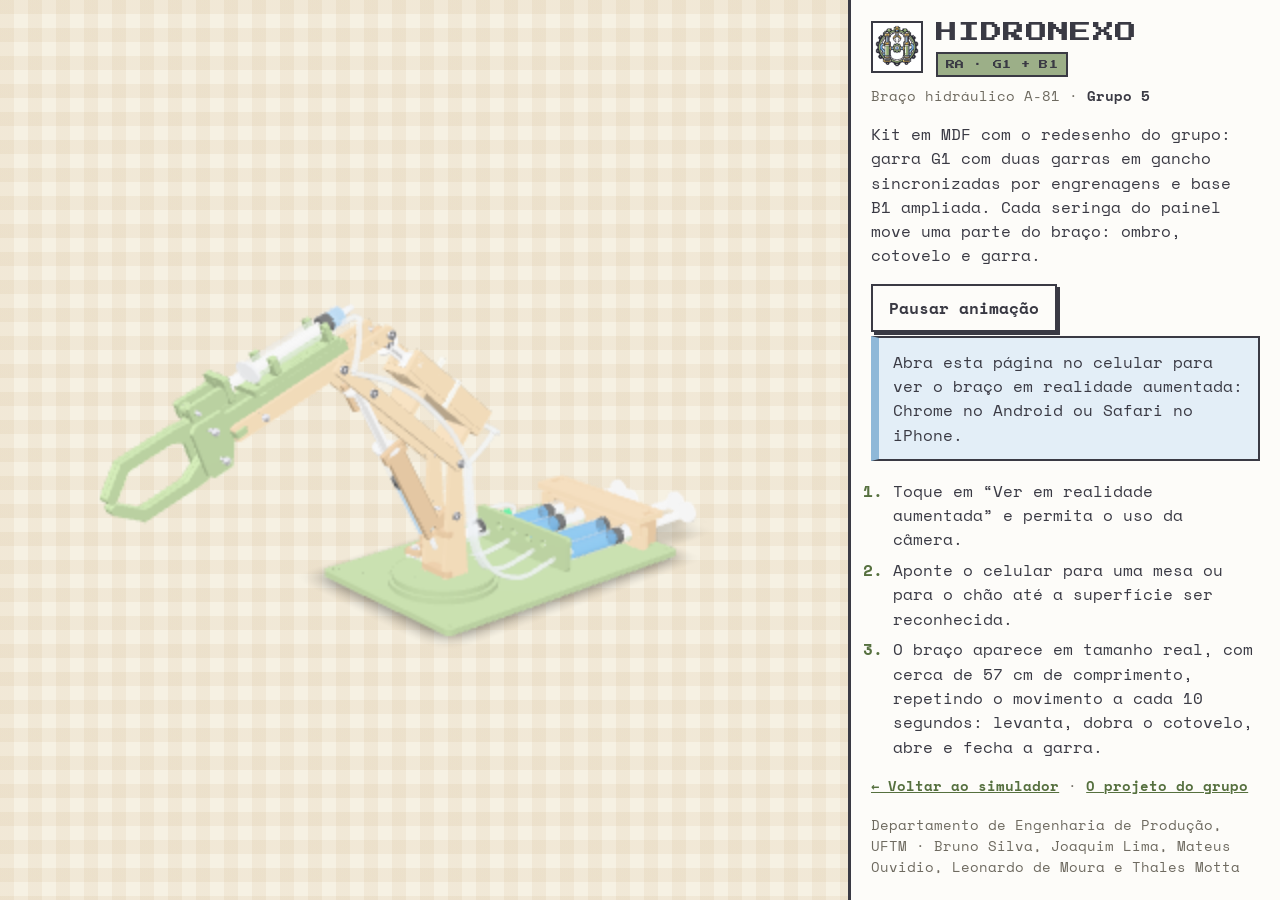
<file: ar.html>
<!doctype html>
<html lang="pt-BR">
<head>
  <meta charset="utf-8">
  <meta name="viewport" content="width=device-width, initial-scale=1, viewport-fit=cover">
  <title>Hidronexo · realidade aumentada</title>
  <meta name="description" content="Hidronexo: modelo 3D animado do braço hidráulico A-81 com a garra G1 e a base B1 do grupo, para ver em realidade aumentada, em tamanho real, no Android e no iPhone.">
  <meta name="theme-color" content="#f6f1e3">
  <link rel="icon" type="image/png" href="favicon.png">
  <link rel="apple-touch-icon" href="apple-touch-icon.png">
  <link rel="stylesheet" href="hidronexo.css">
  <script type="module" src="model-viewer.min.js"></script>
  <style>
    :root { color-scheme: light; }
    * { box-sizing: border-box; }
    html, body { margin: 0; height: 100%; }
    body {
      color: var(--hx-tinta);
      font-family: var(--hx-mono);
      font-size: 0.98rem;
      line-height: 1.55;
      display: flex;
      flex-direction: column;
      padding-top: env(safe-area-inset-top, 0px);
      padding-bottom: env(safe-area-inset-bottom, 0px);
    }
    model-viewer {
      flex: 1 1 auto;
      width: 100%;
      min-height: 55vh;
      background: transparent;
      --poster-color: transparent;
      --progress-bar-color: var(--hx-verde-esc);
    }
    .painel {
      background: var(--hx-cartao);
      border-top: 3px solid var(--hx-tinta);
      padding: 1.25rem 1.25rem 1.5rem;
    }
    .conteudo { max-width: 34rem; margin: 0 auto; }
    .marca { display: flex; align-items: center; gap: 0.8rem; margin: 0 0 0.6rem; }
    .marca img { width: 52px; height: 52px; border: 2px solid var(--hx-tinta); background: #fff; padding: 2px; flex: none; }
    h1 { font-family: var(--hx-pixel); font-weight: 400; font-size: 1.35rem; line-height: 1.3; margin: 0; letter-spacing: .02em; text-transform: uppercase; }
    .sub { margin: 0 0 0.9rem; font-size: 0.85rem; color: var(--hx-suave); }
    .sub b { color: var(--hx-tinta); }
    .resumo { margin: 0 0 1rem; }
    .acoes { display: flex; gap: 0.75rem; flex-wrap: wrap; align-items: center; }
    button {
      font: inherit; font-weight: 700; cursor: pointer; min-height: 48px; border-radius: 0;
      border: 2px solid var(--hx-tinta); color: var(--hx-tinta); box-shadow: 3px 3px 0 var(--hx-tinta);
    }
    button:active { transform: translate(2px, 2px); box-shadow: 1px 1px 0 var(--hx-tinta); }
    button:focus-visible { outline: 3px solid var(--hx-azul-esc); outline-offset: 3px; }
    #botao-ra { flex: 1 1 14rem; font-family: var(--hx-pixel); font-weight: 400; font-size: 0.72rem; line-height: 1.6; background: var(--hx-azul); padding: 0.8rem 1rem; }
    #botao-animacao { background: var(--hx-cartao); padding: 0.6rem 1rem; }
    #botao-animacao:hover { background: var(--hx-verde-cl); }
    ol { margin: 1.1rem 0 0; padding-left: 1.4rem; }
    li { margin-bottom: 0.4rem; }
    li::marker { color: var(--hx-verde-esc); font-weight: 700; }
    #aviso-desktop {
      display: none; margin: 0.25rem 0 0; padding: 0.75rem 0.9rem;
      border: 2px solid var(--hx-tinta); border-left-width: 8px; border-left-color: var(--hx-azul); background: var(--hx-azul-cl);
    }
    .credito { margin: 1.1rem 0 0; font-size: 0.85rem; color: var(--hx-suave); }
    .credito a { color: var(--hx-verde-esc); font-weight: 700; }
    @media (min-width: 900px) {
      body { flex-direction: row; }
      model-viewer { min-height: 100vh; }
      .painel { flex: 0 0 27rem; border-top: 0; border-left: 3px solid var(--hx-tinta); display: flex; align-items: center; }
    }
  </style>
</head>
<body class="hx-xadrez">
  <model-viewer id="braco"
    src="BracoRA.glb"
    ios-src="BracoRA.usdz"
    alt="Braço hidráulico de MDF acionado por seringas, com garra em gancho G1, em movimento"
    ar
    ar-modes="webxr scene-viewer quick-look"
    ar-scale="fixed"
    ar-placement="floor"
    camera-controls
    touch-action="pan-y"
    autoplay
    camera-orbit="-40deg 72deg auto"
    shadow-intensity="1"
    environment-image="neutral"
    exposure="1">
  </model-viewer>

  <section class="painel">
    <div class="conteudo">
      <div class="marca"><img src="logo.png" alt="Logo Hidronexo" width="52" height="52"><div><h1>Hidronexo</h1><span class="hx-lvl" style="margin-top:6px">RA · G1 + B1</span></div></div>
      <p class="sub">Braço hidráulico A-81 · <b id="nome-grupo"></b></p>
      <p class="resumo">Kit em MDF com o redesenho do grupo: garra G1 com duas garras em gancho sincronizadas por engrenagens e base B1 ampliada. Cada seringa do painel move uma parte do braço: ombro, cotovelo e garra.</p>

      <div class="acoes">
        <button id="botao-ra" type="button" hidden>Ver em realidade aumentada</button>
        <button id="botao-animacao" type="button" aria-pressed="false">Pausar animação</button>
      </div>
      <p id="aviso-desktop">Abra esta página no celular para ver o braço em realidade aumentada: Chrome no Android ou Safari no iPhone.</p>

      <ol>
        <li>Toque em “Ver em realidade aumentada” e permita o uso da câmera.</li>
        <li>Aponte o celular para uma mesa ou para o chão até a superfície ser reconhecida.</li>
        <li>O braço aparece em tamanho real, com cerca de 57 cm de comprimento, repetindo o movimento a cada 10 segundos: levanta, dobra o cotovelo, abre e fecha a garra.</li>
      </ol>

      <p class="credito"><a href="index.html">← Voltar ao simulador</a> · <a href="projeto.html">O projeto do grupo</a></p>
      <p class="credito">Departamento de Engenharia de Produção, UFTM · <span id="integrantes"></span></p>
    </div>
  </section>

  <script src="grupo.js"></script>
  <script>
    document.getElementById("nome-grupo").textContent = GRUPO.nome;
    document.getElementById("integrantes").textContent = GRUPO.integrantes;
  </script>
  <script type="module">
    const mv = document.getElementById("braco");
    const botaoRA = document.getElementById("botao-ra");
    const botaoAnim = document.getElementById("botao-animacao");
    const aviso = document.getElementById("aviso-desktop");

    const reduzirMovimento = window.matchMedia("(prefers-reduced-motion: reduce)").matches;

    function atualizarBotaoAnimacao() {
      const pausado = mv.paused;
      botaoAnim.textContent = pausado ? "Reproduzir animação" : "Pausar animação";
      botaoAnim.setAttribute("aria-pressed", String(pausado));
    }

    mv.addEventListener("load", () => {
      if (reduzirMovimento) mv.pause();
      atualizarBotaoAnimacao();
      if (mv.canActivateAR) {
        botaoRA.hidden = false;
      } else {
        aviso.style.display = "block";
      }
    });

    botaoRA.addEventListener("click", () => mv.activateAR());

    botaoAnim.addEventListener("click", () => {
      if (mv.paused) { mv.play(); } else { mv.pause(); }
      atualizarBotaoAnimacao();
    });

    mv.addEventListener("ar-status", (e) => {
      if (e.detail.status === "failed") {
        aviso.textContent = "Não foi possível abrir a realidade aumentada neste aparelho. Atualize o navegador ou o Google Play Services para RA e tente de novo.";
        aviso.style.display = "block";
      }
    });
  </script>
</body>
</html>
</file>
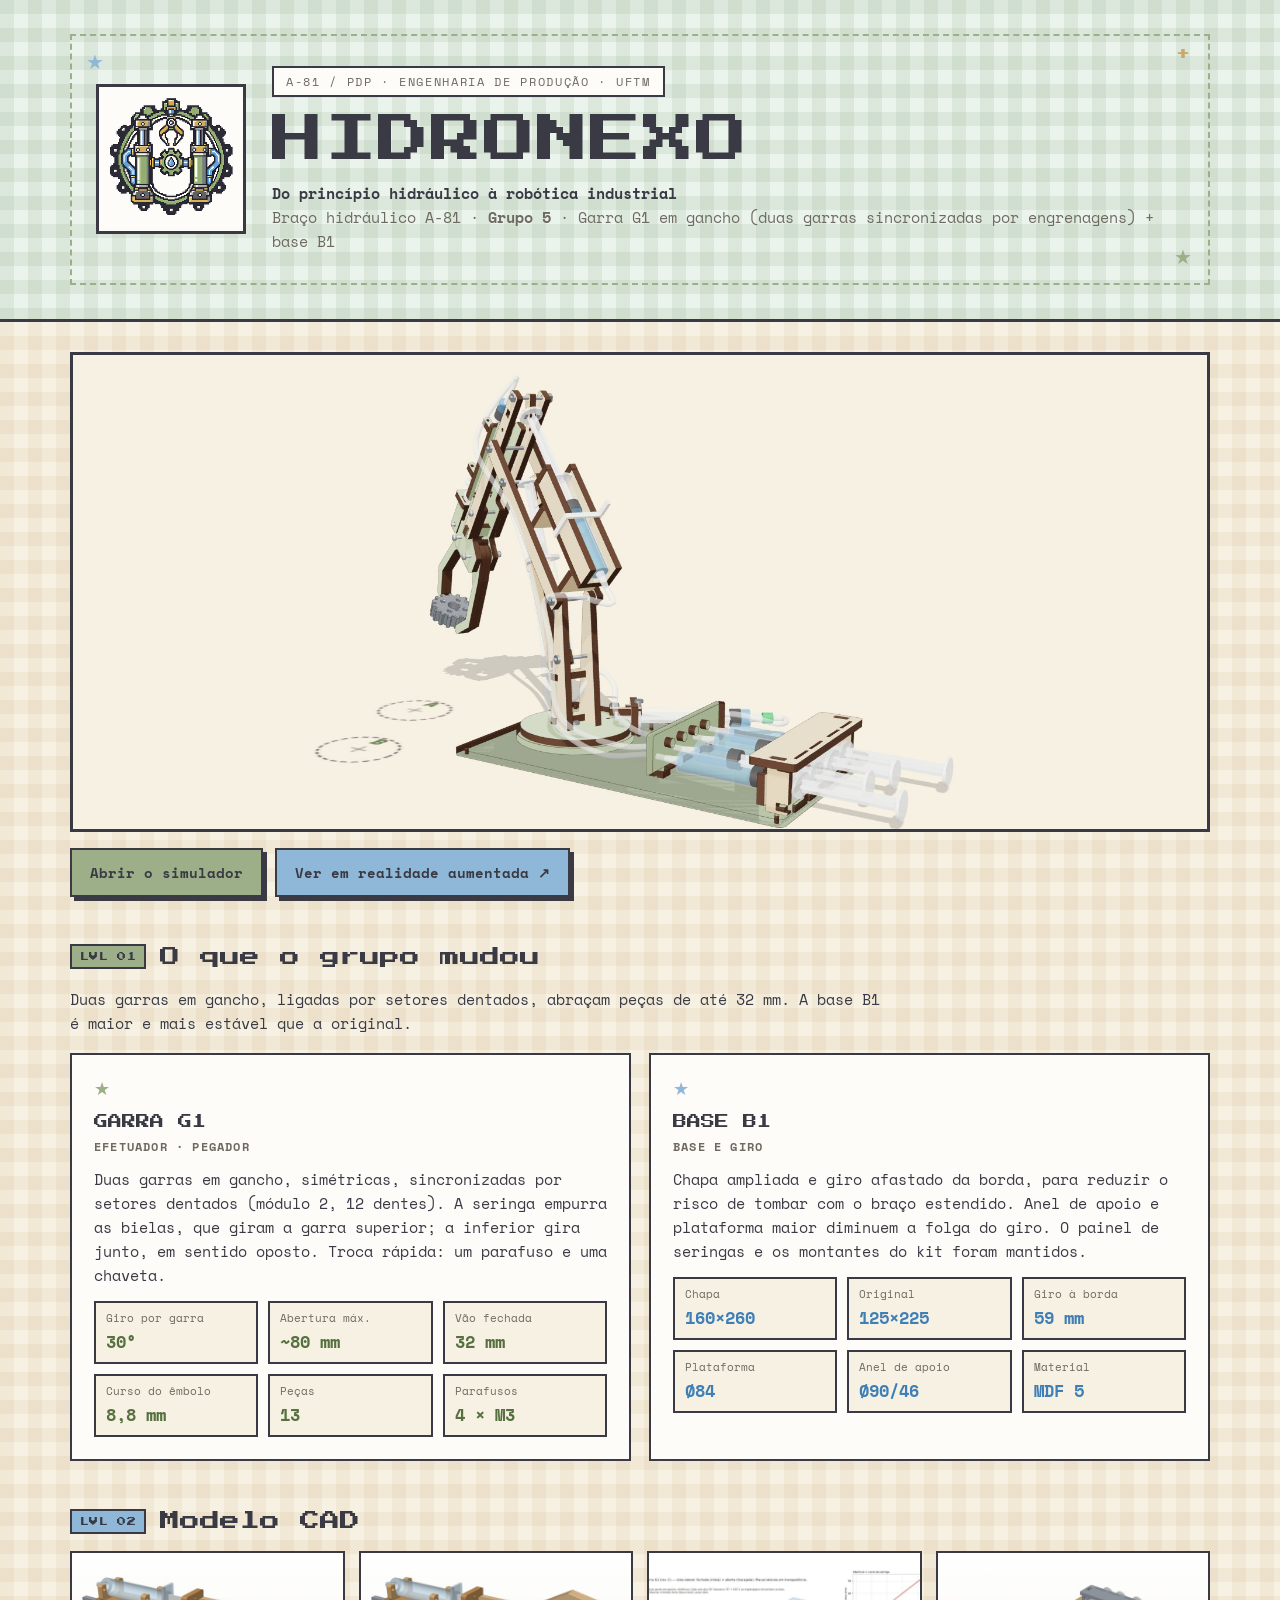
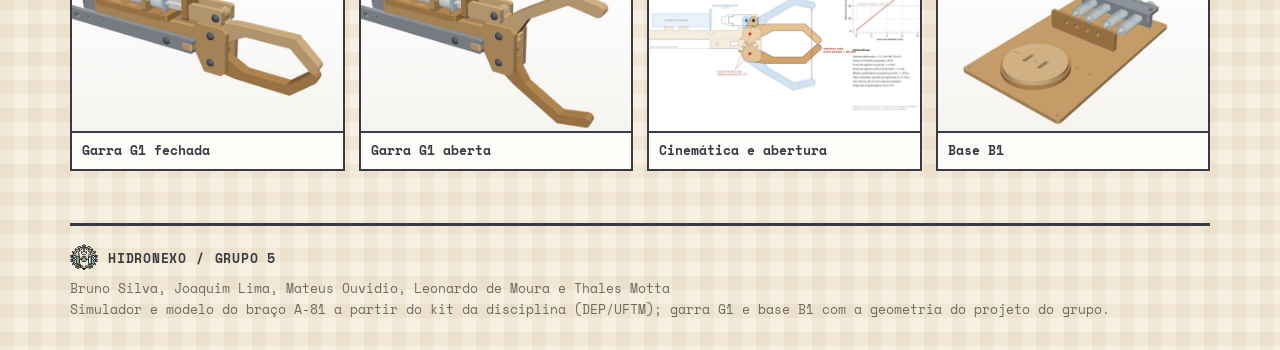
<file: projeto.html>
<!DOCTYPE html>
<html lang="pt-BR">
<head>
<meta charset="utf-8">
<meta name="viewport" content="width=device-width, initial-scale=1">
<title>Hidronexo · O projeto do grupo</title>
<meta name="description" content="Simulador 3D e realidade aumentada do braço hidráulico A-81 com a garra G1 e a base B1.">
<meta name="theme-color" content="#eaf3ec">
<link rel="icon" type="image/png" href="favicon.png">
<link rel="apple-touch-icon" href="apple-touch-icon.png">
<link rel="stylesheet" href="hidronexo.css">
<script src="grupo.js"></script>
<style>
  * { box-sizing: border-box; }
  html, body { margin: 0; color: var(--hx-tinta); font: 15px/1.6 var(--hx-mono); }
  a { color: var(--hx-verde-esc); }
  .wrap { max-width: 1180px; margin: 0 auto; padding: 0 20px; }

  .capa { border-bottom: 3px solid var(--hx-tinta); }
  .capa .wrap { padding-top: 34px; padding-bottom: 34px; }
  .moldura { border: 2px dashed var(--hx-verde); padding: 30px 24px; display: grid; grid-template-columns: auto 1fr; gap: 26px; align-items: center; position: relative; }
  .moldura .logo { width: 150px; height: 150px; background: var(--hx-cartao); border: 3px solid var(--hx-tinta); padding: 8px; }
  .eyebrow { display: inline-block; font-size: 12px; letter-spacing: .14em; text-transform: uppercase; color: var(--hx-suave);
    border: 2px solid var(--hx-tinta); background: var(--hx-cartao); padding: 4px 12px; }
  h1 { font-family: var(--hx-pixel); font-weight: 400; font-size: clamp(28px, 5vw, 52px); line-height: 1.15; margin: 14px 0 10px; letter-spacing: .02em; text-transform: uppercase; }
  .sub { margin: 0; font-weight: 700; }
  .sub span { font-weight: 400; color: var(--hx-suave); }
  .estrela { position: absolute; font-family: system-ui, sans-serif; font-size: 20px; }

  .hero { display: grid; gap: 16px; margin-top: 30px; }
  .hero img { width: 100%; height: auto; max-height: 480px; object-fit: contain; background: #f6f1e3; display: block; border: 3px solid var(--hx-tinta); }
  .acoes { display: flex; gap: 12px; flex-wrap: wrap; }
  .btn { display: inline-block; font: 700 14px var(--hx-mono); color: var(--hx-tinta); text-decoration: none; padding: 12px 18px;
    border: 2px solid var(--hx-tinta); background: var(--hx-cartao); box-shadow: 4px 4px 0 var(--hx-tinta); }
  .btn:active { transform: translate(3px, 3px); box-shadow: 1px 1px 0 var(--hx-tinta); }
  .btn:focus-visible { outline: 3px solid var(--hx-azul-esc); outline-offset: 3px; }
  .btn.principal { background: var(--hx-verde); }
  .btn.ar { background: var(--hx-azul); }
  .btn.principal:hover { background: #b2c3a0; } .btn.ar:hover { background: #a7c8e2; }

  section { padding: 46px 0 0; }
  section > h2 { display: flex; align-items: center; gap: 14px; font-family: var(--hx-pixel); font-weight: 400; font-size: clamp(15px, 2.2vw, 20px); line-height: 1.4; margin: 0 0 16px; }
  .intro { margin: 0 0 18px; max-width: 820px; }
  .cards { display: grid; grid-template-columns: repeat(2, 1fr); gap: 18px; }
  .card { background: var(--hx-cartao); border: 2px solid var(--hx-tinta); padding: 22px; }
  .card .estr { font-family: system-ui, sans-serif; font-size: 18px; line-height: 1; }
  .card h3 { font-family: var(--hx-pixel); font-weight: 400; font-size: 14px; margin: 10px 0 4px; text-transform: uppercase; }
  .card .papel { font-size: 12px; font-weight: 700; letter-spacing: .1em; text-transform: uppercase; color: var(--hx-suave); margin: 0 0 10px; }
  .card p { margin: 0 0 14px; }
  .stats { display: grid; grid-template-columns: repeat(3, 1fr); gap: 10px; margin: 0; }
  .stats div { background: var(--hx-bege); border: 2px solid var(--hx-tinta); padding: 8px 10px; }
  .stats dt { font-size: 11px; color: var(--hx-suave); line-height: 1.3; }
  .stats dd { margin: 4px 0 0; font: 700 17px var(--hx-mono); }
  .card.verde .stats dd { color: var(--hx-verde-esc); } .card.azul .stats dd { color: var(--hx-azul-esc); }
  .gal { display: grid; grid-template-columns: repeat(4, 1fr); gap: 14px; }
  .gal figure { margin: 0; background: var(--hx-cartao); border: 2px solid var(--hx-tinta); }
  .gal img { width: 100%; aspect-ratio: 3/2; object-fit: cover; display: block; border-bottom: 2px solid var(--hx-tinta); }
  .gal figcaption { font-size: 12.5px; padding: 8px 10px; font-weight: 700; }
  footer { margin: 52px 0 0; padding: 18px 0 30px; border-top: 3px solid var(--hx-tinta); font-size: 13px; color: var(--hx-suave); }
  footer .marca { display: flex; align-items: center; gap: 10px; font-weight: 700; color: var(--hx-tinta); letter-spacing: .06em; text-transform: uppercase; margin-bottom: 6px; }
  footer .marca img { width: 28px; height: 28px; }

  @media (max-width: 900px) { .cards, .gal { grid-template-columns: 1fr 1fr; } }
  @media (max-width: 620px) {
    .moldura { grid-template-columns: 1fr; text-align: center; justify-items: center; }
    .moldura .logo { width: 120px; height: 120px; }
    .cards, .gal { grid-template-columns: 1fr; } .stats { grid-template-columns: 1fr 1fr 1fr; }
  }
</style>
</head>
<body class="hx-xadrez">
<header class="capa hx-xadrez-verde">
  <div class="wrap">
    <div class="moldura">
      <span class="estrela" style="left:14px;top:10px;color:var(--hx-azul)">★</span>
      <span class="estrela" style="right:16px;bottom:10px;color:var(--hx-verde)">★</span>
      <span class="estrela" style="right:18px;top:8px;color:var(--hx-ouro);font-family:var(--hx-pixel);font-size:14px">+</span>
      <img class="logo hx-logo" src="logo.png" alt="Logo Hidronexo: engrenagem com duas seringas e uma garra" width="150" height="150">
      <div>
        <div class="eyebrow">A-81 / PDP · Engenharia de Produção · UFTM</div>
        <h1>Hidronexo</h1>
        <p class="sub">Do princípio hidráulico à robótica industrial<br><span>Braço hidráulico A-81 · <b id="g-nome">Grupo X</b> · <span id="g-garra">Garra G1</span> + base B1</span></p>
      </div>
    </div>
  </div>
</header>

<main class="wrap">
  <div class="hero">
    <img src="hero.jpg" alt="Braço A-81 do Hidronexo com a garra G1 segurando a engrenagem; peças do grupo em verde" width="1150" height="810">
    <div class="acoes">
      <a class="btn principal" href="index.html">Abrir o simulador</a>
      <a class="btn ar" href="ar.html">Ver em realidade aumentada ↗</a>
    </div>
  </div>
  <section>
    <h2><span class="hx-lvl">LVL 01</span>O que o grupo mudou</h2>
    <p id="g-desc" class="intro"></p>
    <div class="cards">
      <div class="card verde">
        <span class="estr" style="color:var(--hx-verde)">★</span>
        <h3>Garra G1</h3>
        <p class="papel">Efetuador · pegador</p>
        <p>Duas garras em gancho, simétricas, sincronizadas por setores dentados (módulo 2, 12 dentes). A seringa empurra as bielas, que giram a garra superior; a inferior gira junto, em sentido oposto. Troca rápida: um parafuso e uma chaveta.</p>
        <dl class="stats">
          <div><dt>Giro por garra</dt><dd>30°</dd></div>
          <div><dt>Abertura máx.</dt><dd>~80 mm</dd></div>
          <div><dt>Vão fechada</dt><dd>32 mm</dd></div>
          <div><dt>Curso do êmbolo</dt><dd>8,8 mm</dd></div>
          <div><dt>Peças</dt><dd>13</dd></div>
          <div><dt>Parafusos</dt><dd>4 × M3</dd></div>
        </dl>
      </div>
      <div class="card azul">
        <span class="estr" style="color:var(--hx-azul)">★</span>
        <h3>Base B1</h3>
        <p class="papel">Base e giro</p>
        <p>Chapa ampliada e giro afastado da borda, para reduzir o risco de tombar com o braço estendido. Anel de apoio e plataforma maior diminuem a folga do giro. O painel de seringas e os montantes do kit foram mantidos.</p>
        <dl class="stats">
          <div><dt>Chapa</dt><dd>160×260</dd></div>
          <div><dt>Original</dt><dd>125×225</dd></div>
          <div><dt>Giro à borda</dt><dd>59 mm</dd></div>
          <div><dt>Plataforma</dt><dd>Ø84</dd></div>
          <div><dt>Anel de apoio</dt><dd>Ø90/46</dd></div>
          <div><dt>Material</dt><dd>MDF 5</dd></div>
        </dl>
      </div>
    </div>
  </section>

  <section>
    <h2><span class="hx-lvl azul">LVL 02</span>Modelo CAD</h2>
    <div class="gal">
      <figure><img src="garra-fechada.jpg" alt="Garra G1 fechada" loading="lazy"><figcaption>Garra G1 fechada</figcaption></figure>
      <figure><img src="garra-aberta.jpg" alt="Garra G1 aberta" loading="lazy"><figcaption>Garra G1 aberta</figcaption></figure>
      <figure><img src="garra-cinematica.jpg" alt="Cinemática e abertura da garra" loading="lazy"><figcaption>Cinemática e abertura</figcaption></figure>
      <figure><img src="base-b1.jpg" alt="Base B1" loading="lazy"><figcaption>Base B1</figcaption></figure>
    </div>
  </section>

  <footer>
    <div class="marca"><img class="hx-logo" src="favicon.png" alt="" width="28" height="28">Hidronexo / <span id="g-nome2">Grupo X</span></div>
    <div id="g-int"></div>
    <div>Simulador e modelo do braço A-81 a partir do kit da disciplina (DEP/UFTM); garra G1 e base B1 com a geometria do projeto do grupo.</div>
  </footer>
</main>

<script>
  for (const [id, v] of [["g-nome", GRUPO.nome], ["g-nome2", GRUPO.nome], ["g-garra", GRUPO.garra], ["g-int", GRUPO.integrantes], ["g-desc", GRUPO.descricao]])
    document.getElementById(id).textContent = v;
  document.title = `Hidronexo · ${GRUPO.nome}`;
</script>
</body>
</html>
</file>
<file: hidronexo.css>
/* Hidronexo · identidade visual (fontes Press Start 2P e Space Mono, licença SIL OFL) */
@font-face{font-family:'Press Start 2P';font-weight:400;font-style:normal;font-display:swap;src:url([data-uri]) format('woff2');}
@font-face{font-family:'Space Mono';font-weight:400;font-style:normal;font-display:swap;src:url([data-uri]) format('woff2');}
@font-face{font-family:'Space Mono';font-weight:700;font-style:normal;font-display:swap;src:url([data-uri]) format('woff2');}
:root{
  --hx-tinta:#3a3a44; --hx-suave:#6e6a60;
  --hx-bege:#f6f1e3; --hx-bege-2:#f1e9d6; --hx-bege-3:#ece2ca; --hx-cartao:#fdfcf9;
  --hx-verde:#9caf88; --hx-verde-esc:#56703f; --hx-verde-cl:#e0eadf;
  --hx-azul:#8fb8d8; --hx-azul-esc:#3f7fb5; --hx-azul-cl:#e3eef7;
  --hx-ouro:#c9a86a;
  --hx-pixel:'Press Start 2P',ui-monospace,monospace;
  --hx-mono:'Space Mono',ui-monospace,SFMono-Regular,Menlo,monospace;
}
.hx-xadrez{background-color:var(--hx-bege);
  background-image:linear-gradient(90deg,rgba(196,160,105,.1) 50%,transparent 50%),linear-gradient(rgba(196,160,105,.1) 50%,transparent 50%);
  background-size:28px 28px;}
.hx-xadrez-verde{background-color:#eaf3ec;
  background-image:linear-gradient(90deg,rgba(120,150,110,.12) 50%,transparent 50%),linear-gradient(rgba(120,150,110,.12) 50%,transparent 50%);
  background-size:28px 28px;}
.hx-lvl{display:inline-block;font-family:var(--hx-pixel);font-size:9px;line-height:1;letter-spacing:.04em;
  padding:6px 8px;background:var(--hx-verde);color:var(--hx-tinta);border:2px solid var(--hx-tinta);vertical-align:middle;white-space:nowrap}
.hx-lvl.azul{background:var(--hx-azul)} .hx-lvl.ouro{background:var(--hx-ouro)}
.hx-logo{image-rendering:pixelated}
</file>
